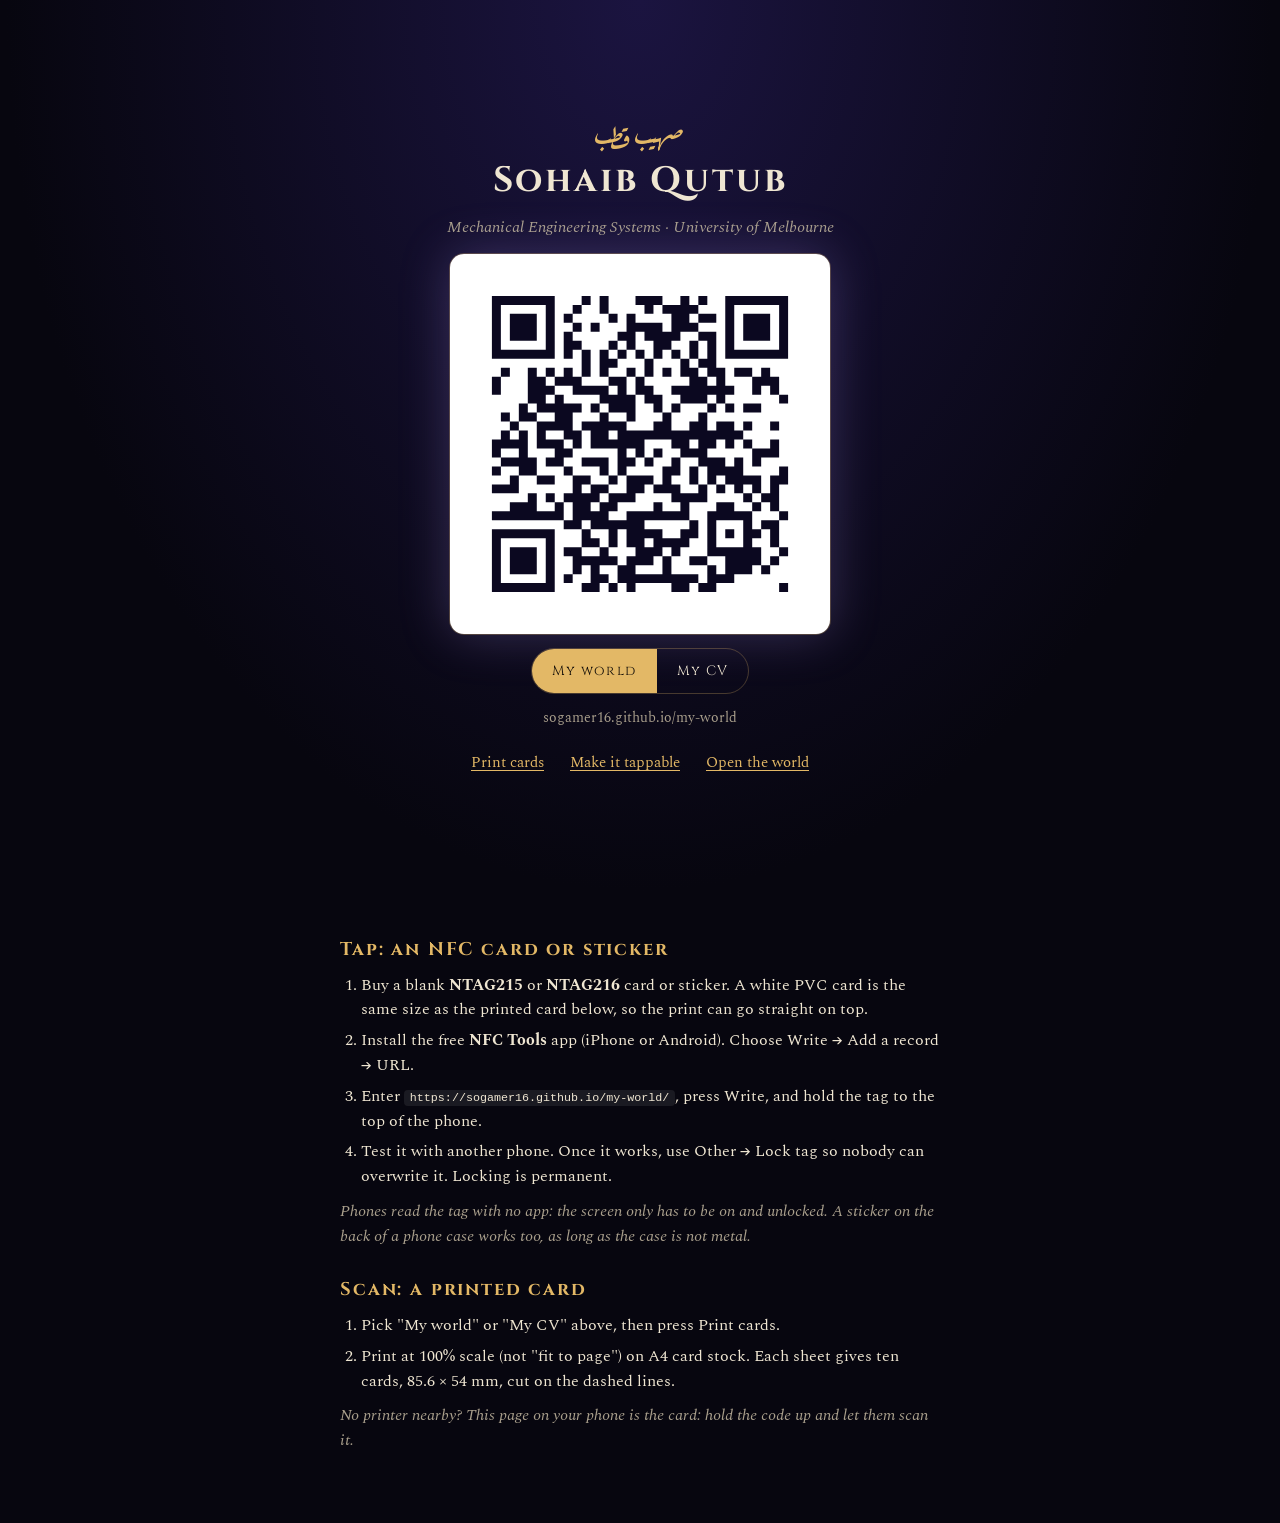
<file: card.html>
<!doctype html>
<html lang="en">
<head>
<meta charset="utf-8">
<meta name="viewport" content="width=device-width, initial-scale=1, viewport-fit=cover">
<title>Sohaib Qutub — Scan or tap</title>
<meta name="description" content="Scan the code to open Sohaib Qutub's portfolio or CV.">
<meta name="robots" content="noindex">
<link rel="icon" href="assets/favicon.svg" type="image/svg+xml">
<meta name="theme-color" content="#0b0820">
<link rel="preconnect" href="https://fonts.googleapis.com">
<link rel="preconnect" href="https://fonts.gstatic.com" crossorigin>
<link href="https://fonts.googleapis.com/css2?family=Aref+Ruqaa:wght@700&family=Cinzel:wght@500;700&family=Spectral:ital,wght@0,400;0,600;1,400&display=swap" rel="stylesheet">
<style>
  :root { --ink: #efe6d2; --dim: #a99f8c; --gold: #e3b866; --bg: #07060f; --line: rgba(227, 184, 102, 0.28); --accent: #b79bff;
    --display: 'Cinzel', 'Trajan Pro', Georgia, serif; --body: 'Spectral', Georgia, 'Times New Roman', serif; }
  * { box-sizing: border-box; margin: 0; }
  body { background: radial-gradient(ellipse at 50% 0%, #1b1440, var(--bg) 70%) fixed var(--bg); color: var(--ink); font-family: var(--body); line-height: 1.55; min-height: 100vh; }
  button { font: inherit; color: inherit; cursor: pointer; }
  a { color: var(--gold); }

  /* ---------- on screen: hold the phone up ---------- */
  .show { min-height: 100svh; display: flex; flex-direction: column; align-items: center; justify-content: center; gap: 14px; padding: 20px 16px; text-align: center; }
  .show .ar { font-family: 'Aref Ruqaa', serif; font-size: 1.7rem; line-height: 1.1; color: var(--gold); }
  .show h1 { font-family: var(--display); font-size: clamp(1.5rem, 6vw, 2.2rem); letter-spacing: 0.08em; line-height: 1.15; }
  .show .role { color: var(--dim); font-style: italic; }
  .qr { width: min(78vw, 46svh, 380px); aspect-ratio: 1; background: #fff; border-radius: 14px; padding: 6px; box-shadow: 0 0 0 1px var(--line), 0 0 50px rgba(183, 155, 255, 0.25); }
  .qr img { display: block; width: 100%; height: 100%; }
  .pick { display: flex; border: 1px solid var(--line); border-radius: 999px; overflow: hidden; }
  .pick button { background: none; border: 0; padding: 10px 20px; font-family: var(--display); font-size: 0.85rem; letter-spacing: 0.1em; min-height: 44px; }
  .pick button[aria-pressed='true'] { background: var(--gold); color: #17110a; }
  .pick button:focus-visible, .more button:focus-visible { outline: 2px solid var(--accent); outline-offset: 2px; }
  .dest { font-size: 0.85rem; color: var(--dim); word-break: break-all; }
  .more { display: flex; flex-wrap: wrap; justify-content: center; gap: 10px 18px; font-size: 0.95rem; }
  .more button, .more a { background: none; border: 0; padding: 8px 4px; color: var(--gold); text-decoration: underline; text-underline-offset: 3px; }

  /* ---------- how to make the physical card ---------- */
  .how { max-width: 640px; margin: 0 auto; padding: 8px 20px 70px; }
  .how h2 { font-family: var(--display); font-size: 1.15rem; letter-spacing: 0.1em; color: var(--gold); margin: 28px 0 8px; }
  .how ol { padding-left: 1.3em; }
  .how li { margin: 6px 0; }
  .how code { background: rgba(255, 255, 255, 0.08); padding: 1px 6px; border-radius: 4px; font-size: 0.9em; word-break: break-all; }
  .how .note { color: var(--dim); font-style: italic; margin-top: 10px; }

  /* ---------- the printed sheet ---------- */
  .sheet { display: none; }
  .bc { -webkit-print-color-adjust: exact; print-color-adjust: exact; width: 85.6mm; height: 54mm; background: #fff; color: #0b0820; display: grid; grid-template-columns: 1fr 31mm; align-items: center; gap: 3mm; padding: 5mm 5mm 5mm 6mm; border: 0.2mm dashed #b9b9b9; overflow: hidden; break-inside: avoid; }
  .bc .ar { font-family: 'Aref Ruqaa', serif; font-size: 13pt; line-height: 1; color: #8a6a2c; }
  .bc strong { display: block; font-family: var(--display); font-size: 13pt; letter-spacing: 0.06em; line-height: 1.15; margin-top: 1.5mm; }
  .bc .role { font-size: 7.5pt; line-height: 1.35; margin-top: 1.5mm; }
  .bc .rule { width: 14mm; height: 0.35mm; background: #e3b866; margin: 2.5mm 0; }
  .bc .url { font-size: 6.5pt; color: #444; word-break: break-all; }
  .bc figure { text-align: center; }
  .bc figure img { display: block; width: 31mm; height: 31mm; }
  .bc figcaption { font-family: var(--display); font-size: 6pt; letter-spacing: 0.12em; margin-top: 0.5mm; }

  @page { size: A4; margin: 12mm; }
  @media print {
    body { background: #fff; }
    .show, .how { display: none; }
    .sheet { display: grid; grid-template-columns: repeat(2, 85.6mm); justify-content: center; gap: 0; }
  }
</style>
</head>
<body>

<main class="show">
  <p class="ar" lang="ar" dir="rtl">صهيب قطب</p>
  <h1>Sohaib Qutub</h1>
  <p class="role">Mechanical Engineering Systems · University of Melbourne</p>
  <div class="qr"><img id="qr" src="assets/qr/world.svg" alt="QR code that opens Sohaib Qutub's 3D portfolio"></div>
  <div class="pick" role="group" aria-label="Where the code leads">
    <button type="button" data-to="world" aria-pressed="true">My world</button>
    <button type="button" data-to="cv" aria-pressed="false">My CV</button>
  </div>
  <p class="dest" id="dest">sogamer16.github.io/my-world</p>
  <p class="more">
    <button type="button" id="share" hidden>Send the link</button>
    <button type="button" id="print">Print cards</button>
    <a href="#how">Make it tappable</a>
    <a href="./">Open the world</a>
  </p>
</main>

<section class="how" id="how">
  <h2>Tap: an NFC card or sticker</h2>
  <ol>
    <li>Buy a blank <b>NTAG215</b> or <b>NTAG216</b> card or sticker. A white PVC card is the same size as the printed card below, so the print can go straight on top.</li>
    <li>Install the free <b>NFC Tools</b> app (iPhone or Android). Choose Write → Add a record → URL.</li>
    <li>Enter <code id="nfc-url">https://sogamer16.github.io/my-world/</code>, press Write, and hold the tag to the top of the phone.</li>
    <li>Test it with another phone. Once it works, use Other → Lock tag so nobody can overwrite it. Locking is permanent.</li>
  </ol>
  <p class="note">Phones read the tag with no app: the screen only has to be on and unlocked. A sticker on the back of a phone case works too, as long as the case is not metal.</p>

  <h2>Scan: a printed card</h2>
  <ol>
    <li>Pick "My world" or "My CV" above, then press Print cards.</li>
    <li>Print at 100% scale (not "fit to page") on A4 card stock. Each sheet gives ten cards, 85.6 × 54 mm, cut on the dashed lines.</li>
  </ol>
  <p class="note">No printer nearby? This page on your phone is the card: hold the code up and let them scan it.</p>
</section>

<div class="sheet" id="sheet" aria-hidden="true"></div>

<script>
  const base = 'https://sogamer16.github.io/my-world/';
  const targets = {
    world: { url: base, label: 'sogamer16.github.io/my-world', alt: "QR code that opens Sohaib Qutub's 3D portfolio", cap: 'Scan · my world' },
    cv: { url: base + '#summary', label: 'sogamer16.github.io/my-world/#summary', alt: "QR code that opens Sohaib Qutub's CV", cap: 'Scan · my CV' },
  };
  const qr = document.getElementById('qr');
  const sheet = document.getElementById('sheet');
  let now = 'world';

  function pick(key) {
    now = targets[key] ? key : 'world';
    const t = targets[now];
    qr.src = `assets/qr/${now}.svg`;
    qr.alt = t.alt;
    document.getElementById('dest').textContent = t.label;
    document.getElementById('nfc-url').textContent = t.url;
    document.querySelectorAll('.pick button').forEach((b) => b.setAttribute('aria-pressed', String(b.dataset.to === now)));
    sheet.innerHTML = Array.from({ length: 10 }, () => `
      <div class="bc">
        <div>
          <span class="ar" lang="ar" dir="rtl">صهيب قطب</span>
          <strong>Sohaib Qutub</strong>
          <p class="role">Mechanical Engineering Systems<br>University of Melbourne</p>
          <div class="rule"></div>
          <p class="url">${t.label}</p>
        </div>
        <figure><img src="assets/qr/${now}.svg" alt=""><figcaption>${t.cap}</figcaption></figure>
      </div>`).join('');
    history.replaceState(null, '', now === 'world' ? location.pathname : '#cv');
  }

  document.querySelectorAll('.pick button').forEach((b) => b.addEventListener('click', () => pick(b.dataset.to)));
  document.getElementById('print').addEventListener('click', () => window.print());
  const share = document.getElementById('share');
  if (navigator.share) {
    share.hidden = false;
    share.addEventListener('click', () => navigator.share({ title: 'Sohaib Qutub', url: targets[now].url }).catch(() => {}));
  }
  pick(location.hash === '#cv' ? 'cv' : 'world');
</script>
</body>
</html>
</file>
